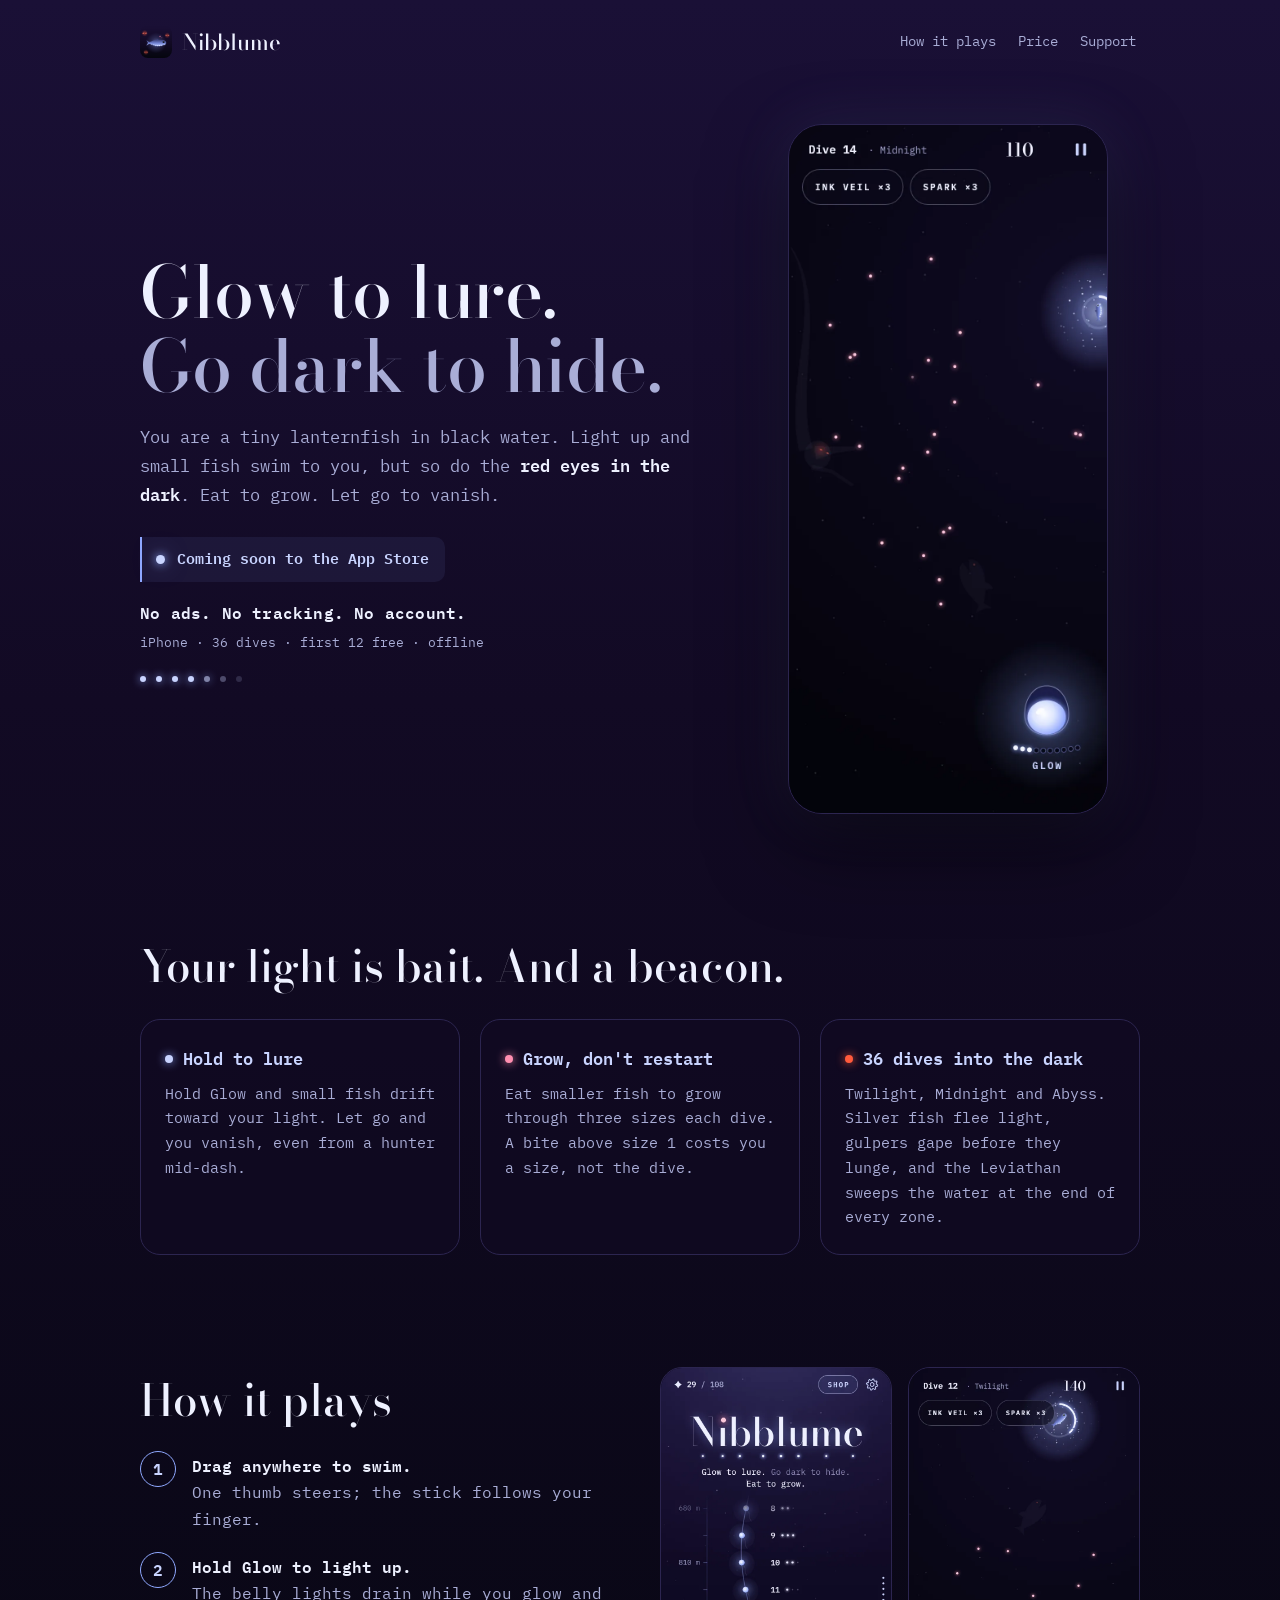
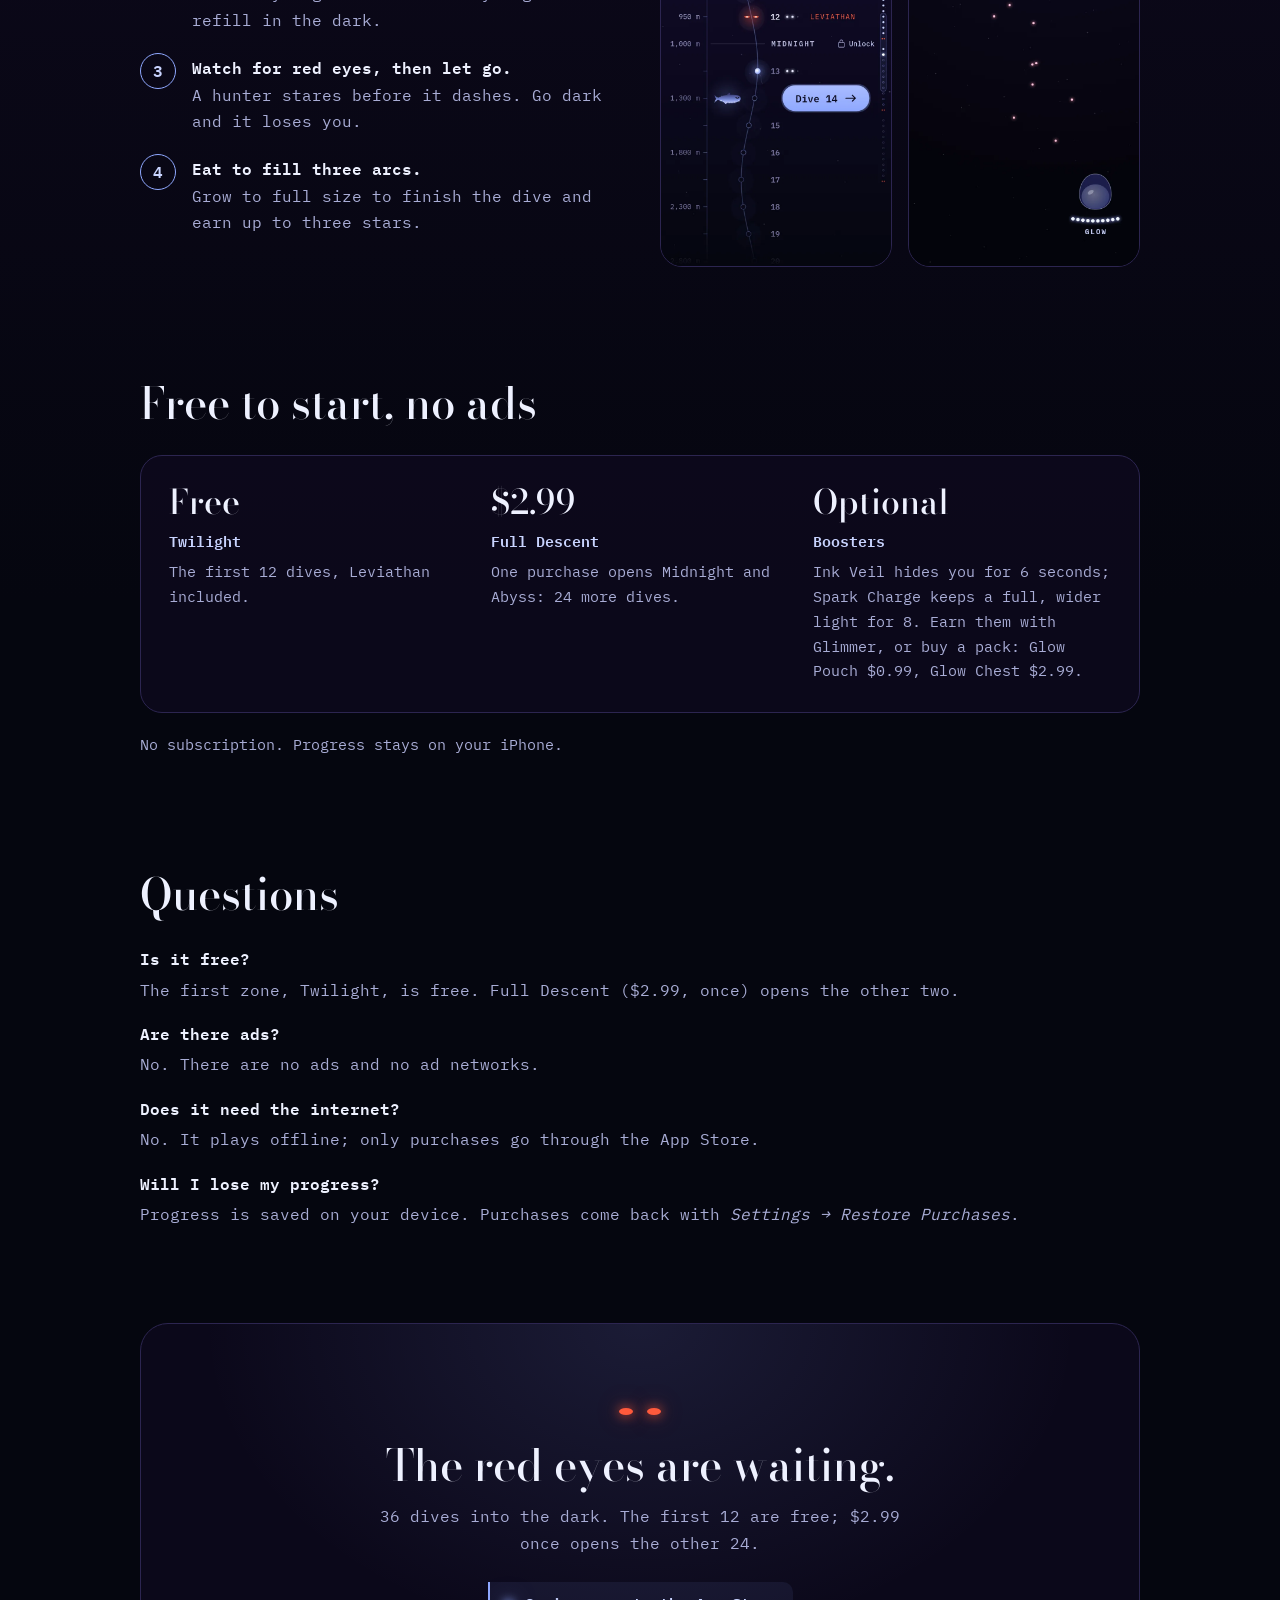
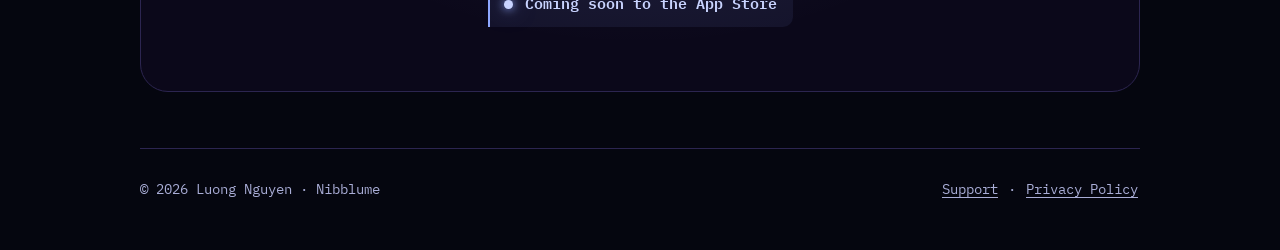
<file: index.html>
<!doctype html>
<html lang="en">
<head>
<meta charset="utf-8">
<meta name="viewport" content="width=device-width, initial-scale=1">
<title>Nibblume: Glow to Lure, Go Dark to Hide (iPhone)</title>
<meta name="description" content="An iPhone game: you are a tiny lanternfish in black water. Hold Glow to lure small fish, let go to hide from red eyes. 12 dives free, no ads, plays offline.">
<meta name="robots" content="index, follow, max-image-preview:large">
<meta name="author" content="Luong Nguyen">
<link rel="canonical" href="https://nguyenvanlamm.github.io/nibblume-site/">
<link rel="alternate" type="text/markdown" href="index.html.md" title="Nibblume (Markdown)">
<link rel="describedby" href="llms.txt" type="text/plain">
<link rel="icon" href="assets/img/favicon.svg" type="image/svg+xml">
<link rel="apple-touch-icon" href="assets/img/apple-touch-icon.png">
<meta name="theme-color" content="#1A1036">
<meta property="og:type" content="website">
<meta property="og:site_name" content="Nibblume">
<meta property="og:locale" content="en_US">
<meta property="og:title" content="Nibblume: glow to lure, go dark to hide">
<meta property="og:description" content="A tiny lanternfish in black water. Light up and small fish swim to you, but so do the red eyes in the dark.">
<meta property="og:url" content="https://nguyenvanlamm.github.io/nibblume-site/">
<meta property="og:image" content="https://nguyenvanlamm.github.io/nibblume-site/assets/img/share-card.jpg">
<meta property="og:image:width" content="1200">
<meta property="og:image:height" content="630">
<meta property="og:image:alt" content="Nibblume: Glow to lure. Go dark to hide. A glowing blue lanternfish in black water, watched by three pairs of red eyes.">
<meta name="twitter:card" content="summary_large_image">
<meta name="twitter:title" content="Nibblume: glow to lure, go dark to hide">
<meta name="twitter:description" content="A tiny lanternfish in black water. Light up and small fish swim to you, but so do the red eyes in the dark. iPhone, no ads.">
<meta name="twitter:image" content="https://nguyenvanlamm.github.io/nibblume-site/assets/img/share-card.jpg">
<meta name="twitter:image:alt" content="Nibblume: Glow to lure. Go dark to hide. A glowing blue lanternfish in black water, watched by three pairs of red eyes.">
<link rel="stylesheet" href="assets/site.css">
<script type="application/ld+json">
{
  "@context": "https://schema.org",
  "@graph": [
    {
      "@type": "WebSite",
      "@id": "https://nguyenvanlamm.github.io/nibblume-site/#website",
      "name": "Nibblume",
      "url": "https://nguyenvanlamm.github.io/nibblume-site/",
      "inLanguage": "en",
      "publisher": { "@id": "https://nguyenvanlamm.github.io/nibblume-site/#author" }
    },
    {
      "@type": "Person",
      "@id": "https://nguyenvanlamm.github.io/nibblume-site/#author",
      "name": "Luong Nguyen"
    },
    {
      "@type": ["VideoGame", "MobileApplication"],
      "@id": "https://nguyenvanlamm.github.io/nibblume-site/#game",
      "name": "Nibblume",
      "alternativeHeadline": "Glow to lure. Go dark to hide.",
      "description": "An iPhone game played in black water: you are a tiny lanternfish. Hold Glow and small fish swim to your light, but hunters with red eyes see it too; let go to vanish. Eat smaller fish to grow through three sizes on each of 36 dives across three zones: Twilight, Midnight and Abyss. The first 12 dives are free, there are no ads, and it plays offline.",
      "url": "https://nguyenvanlamm.github.io/nibblume-site/",
      "image": "https://nguyenvanlamm.github.io/nibblume-site/assets/img/share-card.jpg",
      "screenshot": [
        "https://nguyenvanlamm.github.io/nibblume-site/assets/img/dive14-glow.webp",
        "https://nguyenvanlamm.github.io/nibblume-site/assets/img/home-14.webp",
        "https://nguyenvanlamm.github.io/nibblume-site/assets/img/dive12-leviathan.webp"
      ],
      "gamePlatform": "iPhone",
      "operatingSystem": "iOS",
      "applicationCategory": "GameApplication",
      "genre": ["Action", "Casual"],
      "playMode": "SinglePlayer",
      "numberOfPlayers": { "@type": "QuantitativeValue", "value": 1 },
      "inLanguage": "en",
      "isAccessibleForFree": true,
      "offers": {
        "@type": "Offer",
        "price": "0",
        "priceCurrency": "USD",
        "category": "free",
        "description": "Free to play with in-app purchases: Twilight, the first 12 dives, is free; Full Descent is a one-time $2.99 purchase that opens Midnight and Abyss (24 more dives); optional booster packs Glow Pouch ($0.99) and Glow Chest ($2.99). US prices."
      },
      "author": { "@id": "https://nguyenvanlamm.github.io/nibblume-site/#author" },
      "publisher": { "@id": "https://nguyenvanlamm.github.io/nibblume-site/#author" }
    },
    {
      "@type": "FAQPage",
      "@id": "https://nguyenvanlamm.github.io/nibblume-site/#faq",
      "isPartOf": { "@id": "https://nguyenvanlamm.github.io/nibblume-site/#website" },
      "about": { "@id": "https://nguyenvanlamm.github.io/nibblume-site/#game" },
      "mainEntity": [
        { "@type": "Question", "name": "Is it free?", "acceptedAnswer": { "@type": "Answer", "text": "The first zone, Twilight, is free. Full Descent ($2.99, once) opens the other two." } },
        { "@type": "Question", "name": "Are there ads?", "acceptedAnswer": { "@type": "Answer", "text": "No. There are no ads and no ad networks." } },
        { "@type": "Question", "name": "Does it need the internet?", "acceptedAnswer": { "@type": "Answer", "text": "No. It plays offline; only purchases go through the App Store." } },
        { "@type": "Question", "name": "Will I lose my progress?", "acceptedAnswer": { "@type": "Answer", "text": "Progress is saved on your device. Purchases come back with Settings → Restore Purchases." } }
      ]
    }
  ]
}
</script>
</head>
<body>
<a class="skip" href="#main">Skip to content</a>
<div class="wrap">
  <header class="top">
    <a class="brand" href="./"><img src="assets/img/apple-touch-icon.png" alt="" width="32" height="32">Nibblume</a>
    <nav aria-label="Site"><a href="#how">How it plays</a><a href="#price">Price</a><a href="support.html">Support</a></nav>
  </header>

  <main id="main">
    <div class="hero">
      <div>
        <h1>Glow to lure.<br><span class="dark">Go dark to hide.</span></h1>
        <p class="lede">You are a tiny lanternfish in black water. Light up and small fish swim to you, but so do the
          <strong>red eyes in the dark</strong>. Eat to grow. Let go to vanish.</p>
        <p class="status"><span class="pulse" aria-hidden="true"></span>Coming soon to the App Store</p>
        <p class="promise">No ads. No tracking. No account.</p>
        <p class="note">iPhone · 36 dives · first 12 free · offline</p>
        <ul class="belly" aria-hidden="true"><li></li><li></li><li></li><li></li><li></li><li></li><li></li></ul>
      </div>
      <img class="phone" src="assets/img/dive14-glow.webp" width="390" height="844"
        alt="A dive at night: the glowing lanternfish lights a circle of water while pink prey lights drift nearby and the Glow button waits at the bottom right.">
    </div>

    <section aria-labelledby="why">
      <h2 id="why">Your light is bait. And a beacon.</h2>
      <div class="features">
        <div class="card">
          <h3><span class="dot peri" aria-hidden="true"></span>Hold to lure</h3>
          <p>Hold Glow and small fish drift toward your light. Let go and you vanish, even from a hunter mid-dash.</p>
        </div>
        <div class="card">
          <h3><span class="dot coral" aria-hidden="true"></span>Grow, don't restart</h3>
          <p>Eat smaller fish to grow through three sizes each dive. A bite above size 1 costs you a size, not the dive.</p>
        </div>
        <div class="card">
          <h3><span class="dot ember" aria-hidden="true"></span>36 dives into the dark</h3>
          <p>Twilight, Midnight and Abyss. Silver fish flee light, gulpers gape before they lunge, and the Leviathan
            sweeps the water at the end of every zone.</p>
        </div>
      </div>
    </section>

    <section id="how" aria-labelledby="how-h">
      <div class="plays">
        <div>
          <h2 id="how-h">How it plays</h2>
          <ol class="steps">
            <li><strong>Drag anywhere to swim.</strong>One thumb steers; the stick follows your finger.</li>
            <li><strong>Hold Glow to light up.</strong>The belly lights drain while you glow and refill in the dark.</li>
            <li><strong>Watch for red eyes, then let go.</strong>A hunter stares before it dashes. Go dark and it loses you.</li>
            <li><strong>Eat to fill three arcs.</strong>Grow to full size to finish the dive and earn up to three stars.</li>
          </ol>
        </div>
        <div class="shots">
          <img src="assets/img/home-14.webp" width="390" height="844" loading="lazy"
            alt="The home screen: a descent of 36 lights from Twilight into Midnight, with the next dive button.">
          <img src="assets/img/dive12-leviathan.webp" width="390" height="844" loading="lazy"
            alt="The last dive of Twilight: the lanternfish near the surface while prey lights scatter in the dark below.">
        </div>
      </div>
    </section>

    <section id="price" aria-labelledby="price-h">
      <h2 id="price-h">Free to start, no ads</h2>
      <div class="price">
        <div><div class="amt">Free</div><h3>Twilight</h3><p>The first 12 dives, Leviathan included.</p></div>
        <div><div class="amt">$2.99</div><h3>Full Descent</h3><p>One purchase opens Midnight and Abyss: 24 more dives.</p></div>
        <div><div class="amt">Optional</div><h3>Boosters</h3><p>Ink Veil hides you for 6 seconds; Spark Charge keeps a full, wider light for 8. Earn them with Glimmer, or buy a pack: Glow Pouch $0.99, Glow Chest $2.99.</p></div>
      </div>
      <p class="honest">No subscription. Progress stays on your iPhone.</p>
    </section>

    <section aria-labelledby="faq-h">
      <h2 id="faq-h">Questions</h2>
      <dl class="faq">
        <dt>Is it free?</dt>
        <dd>The first zone, Twilight, is free. Full Descent ($2.99, once) opens the other two.</dd>
        <dt>Are there ads?</dt>
        <dd>No. There are no ads and no ad networks.</dd>
        <dt>Does it need the internet?</dt>
        <dd>No. It plays offline; only purchases go through the App Store.</dd>
        <dt>Will I lose my progress?</dt>
        <dd>Progress is saved on your device. Purchases come back with <em>Settings → Restore Purchases</em>.</dd>
      </dl>
    </section>

    <section class="closing" aria-labelledby="closing-h">
      <span class="eyes" aria-hidden="true"><i></i><i></i></span>
      <h2 id="closing-h">The red eyes are waiting.</h2>
      <p>36 dives into the dark. The first 12 are free; $2.99 once opens the other 24.</p>
      <p class="status"><span class="pulse" aria-hidden="true"></span>Coming soon to the App Store</p>
    </section>
  </main>

  <footer>
    <span>© 2026 Luong Nguyen · Nibblume</span>
    <span><a href="support.html">Support</a> · <a href="privacy.html">Privacy Policy</a></span>
  </footer>
</div>
</body>
</html>
</file>
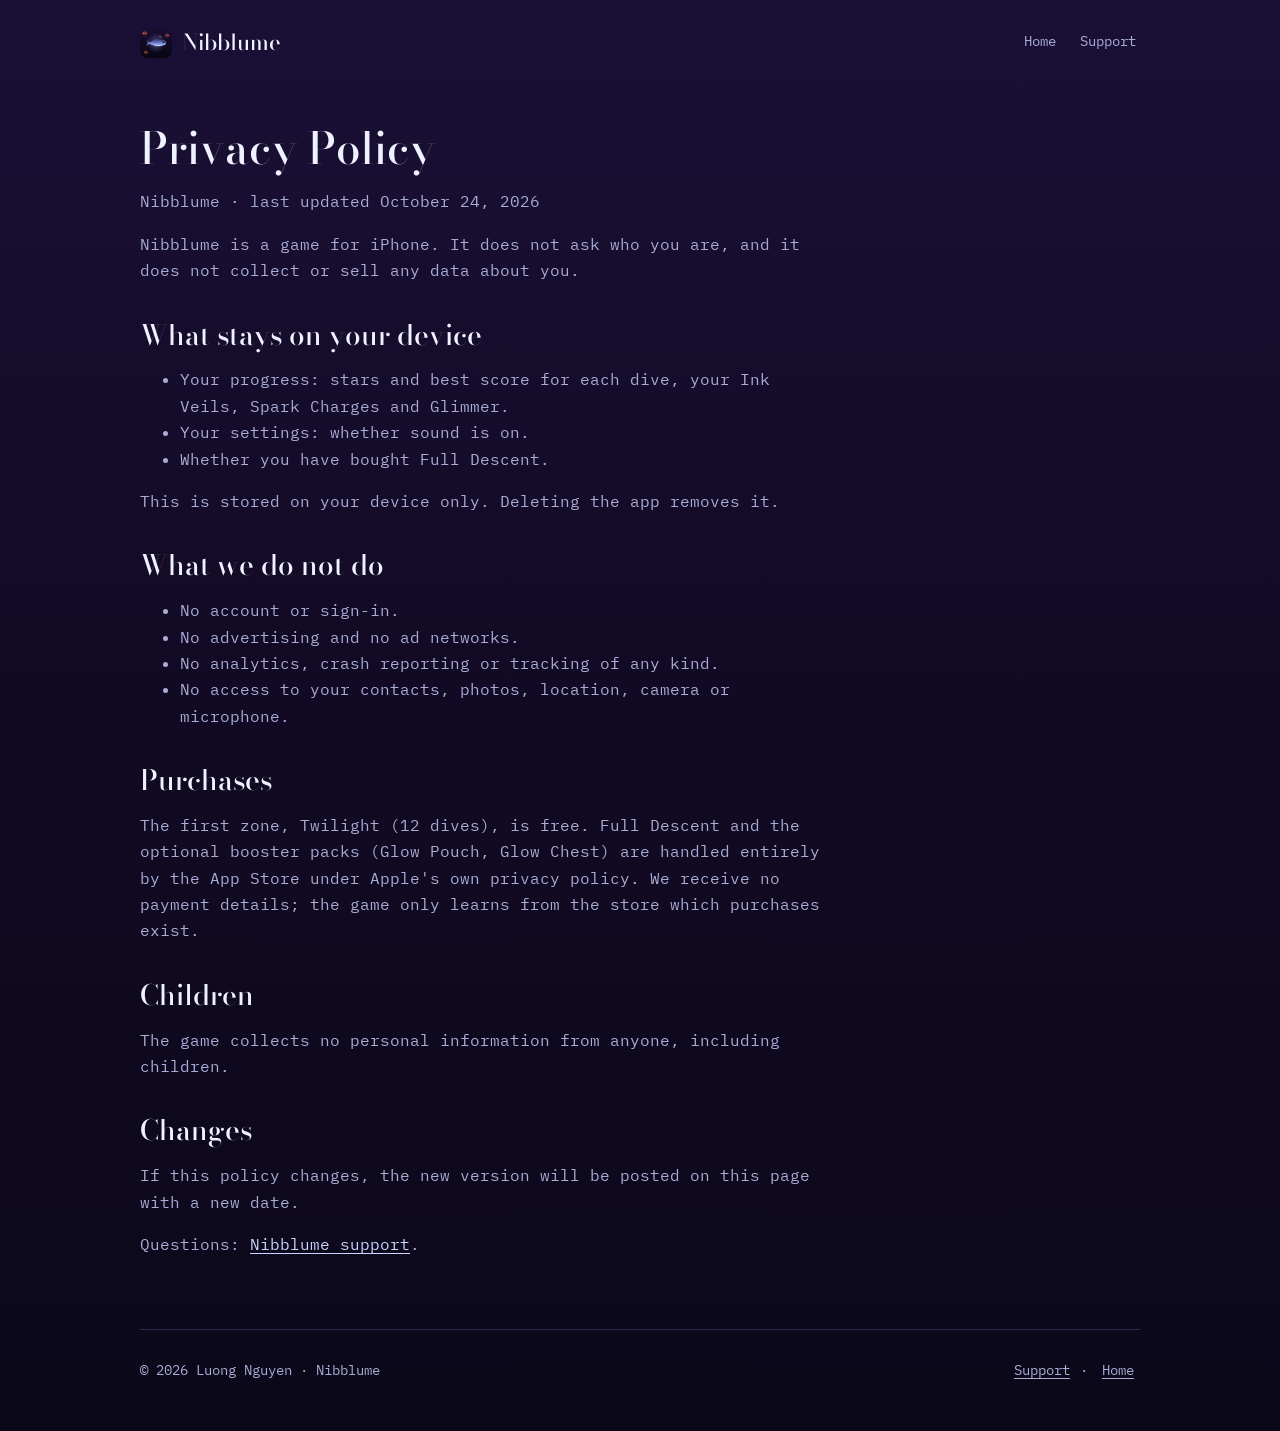
<file: privacy.html>
<!doctype html>
<html lang="en">
<head>
<meta charset="utf-8">
<meta name="viewport" content="width=device-width, initial-scale=1">
<title>Nibblume Privacy Policy</title>
<meta name="description" content="Nibblume privacy policy: what the game stores on your device, what it never collects, and how purchases work.">
<meta name="robots" content="index, follow, max-image-preview:large">
<meta name="author" content="Luong Nguyen">
<link rel="canonical" href="https://nguyenvanlamm.github.io/nibblume-site/privacy.html">
<link rel="alternate" type="text/markdown" href="privacy.html.md" title="Privacy Policy (Markdown)">
<link rel="describedby" href="llms.txt" type="text/plain">
<link rel="icon" href="assets/img/favicon.svg" type="image/svg+xml">
<link rel="apple-touch-icon" href="assets/img/apple-touch-icon.png">
<meta name="theme-color" content="#1A1036">
<meta property="og:type" content="website">
<meta property="og:site_name" content="Nibblume">
<meta property="og:locale" content="en_US">
<meta property="og:title" content="Nibblume Privacy Policy">
<meta property="og:description" content="Nibblume collects no data. Progress stays on your device; purchases go through the App Store.">
<meta property="og:url" content="https://nguyenvanlamm.github.io/nibblume-site/privacy.html">
<meta property="og:image" content="https://nguyenvanlamm.github.io/nibblume-site/assets/img/share-card.jpg">
<meta property="og:image:width" content="1200">
<meta property="og:image:height" content="630">
<meta property="og:image:alt" content="Nibblume: Glow to lure. Go dark to hide. A glowing blue lanternfish in black water, watched by three pairs of red eyes.">
<meta name="twitter:card" content="summary_large_image">
<meta name="twitter:title" content="Nibblume Privacy Policy">
<meta name="twitter:description" content="Nibblume collects no data. Progress stays on your device; purchases go through the App Store.">
<meta name="twitter:image" content="https://nguyenvanlamm.github.io/nibblume-site/assets/img/share-card.jpg">
<meta name="twitter:image:alt" content="Nibblume: Glow to lure. Go dark to hide. A glowing blue lanternfish in black water, watched by three pairs of red eyes.">
<link rel="stylesheet" href="assets/site.css">
<script type="application/ld+json">
{
  "@context": "https://schema.org",
  "@type": "WebPage",
  "@id": "https://nguyenvanlamm.github.io/nibblume-site/privacy.html#page",
  "url": "https://nguyenvanlamm.github.io/nibblume-site/privacy.html",
  "name": "Nibblume Privacy Policy",
  "description": "What Nibblume stores on your device, what it never collects, and how purchases work.",
  "inLanguage": "en",
  "dateModified": "2026-10-24",
  "isPartOf": { "@id": "https://nguyenvanlamm.github.io/nibblume-site/#website" },
  "about": { "@id": "https://nguyenvanlamm.github.io/nibblume-site/#game" }
}
</script>
</head>
<body>
<a class="skip" href="#main">Skip to content</a>
<div class="wrap">
  <header class="top">
    <a class="brand" href="./"><img src="assets/img/apple-touch-icon.png" alt="" width="32" height="32">Nibblume</a>
    <nav aria-label="Site"><a href="./">Home</a><a href="support.html">Support</a></nav>
  </header>
  <main id="main" class="doc">
    <h1>Privacy Policy</h1>
    <p>Nibblume · last updated October 24, 2026</p>

    <p>Nibblume is a game for iPhone. It does not ask who you are, and it does not collect or sell any data about you.</p>

    <h2>What stays on your device</h2>
    <ul>
      <li>Your progress: stars and best score for each dive, your Ink Veils, Spark Charges and Glimmer.</li>
      <li>Your settings: whether sound is on.</li>
      <li>Whether you have bought Full Descent.</li>
    </ul>
    <p>This is stored on your device only. Deleting the app removes it.</p>

    <h2>What we do not do</h2>
    <ul>
      <li>No account or sign-in.</li>
      <li>No advertising and no ad networks.</li>
      <li>No analytics, crash reporting or tracking of any kind.</li>
      <li>No access to your contacts, photos, location, camera or microphone.</li>
    </ul>

    <h2>Purchases</h2>
    <p>The first zone, Twilight (12 dives), is free. Full Descent and the optional booster packs (Glow Pouch, Glow
      Chest) are handled entirely by the App Store under Apple's own privacy policy. We receive no payment details;
      the game only learns from the store which purchases exist.</p>

    <h2>Children</h2>
    <p>The game collects no personal information from anyone, including children.</p>

    <h2>Changes</h2>
    <p>If this policy changes, the new version will be posted on this page with a new date.</p>

    <p>Questions: <a href="support.html">Nibblume support</a>.</p>
  </main>
  <footer>
    <span>© 2026 Luong Nguyen · Nibblume</span>
    <span><a href="support.html">Support</a> · <a href="./">Home</a></span>
  </footer>
</div>
</body>
</html>
</file>
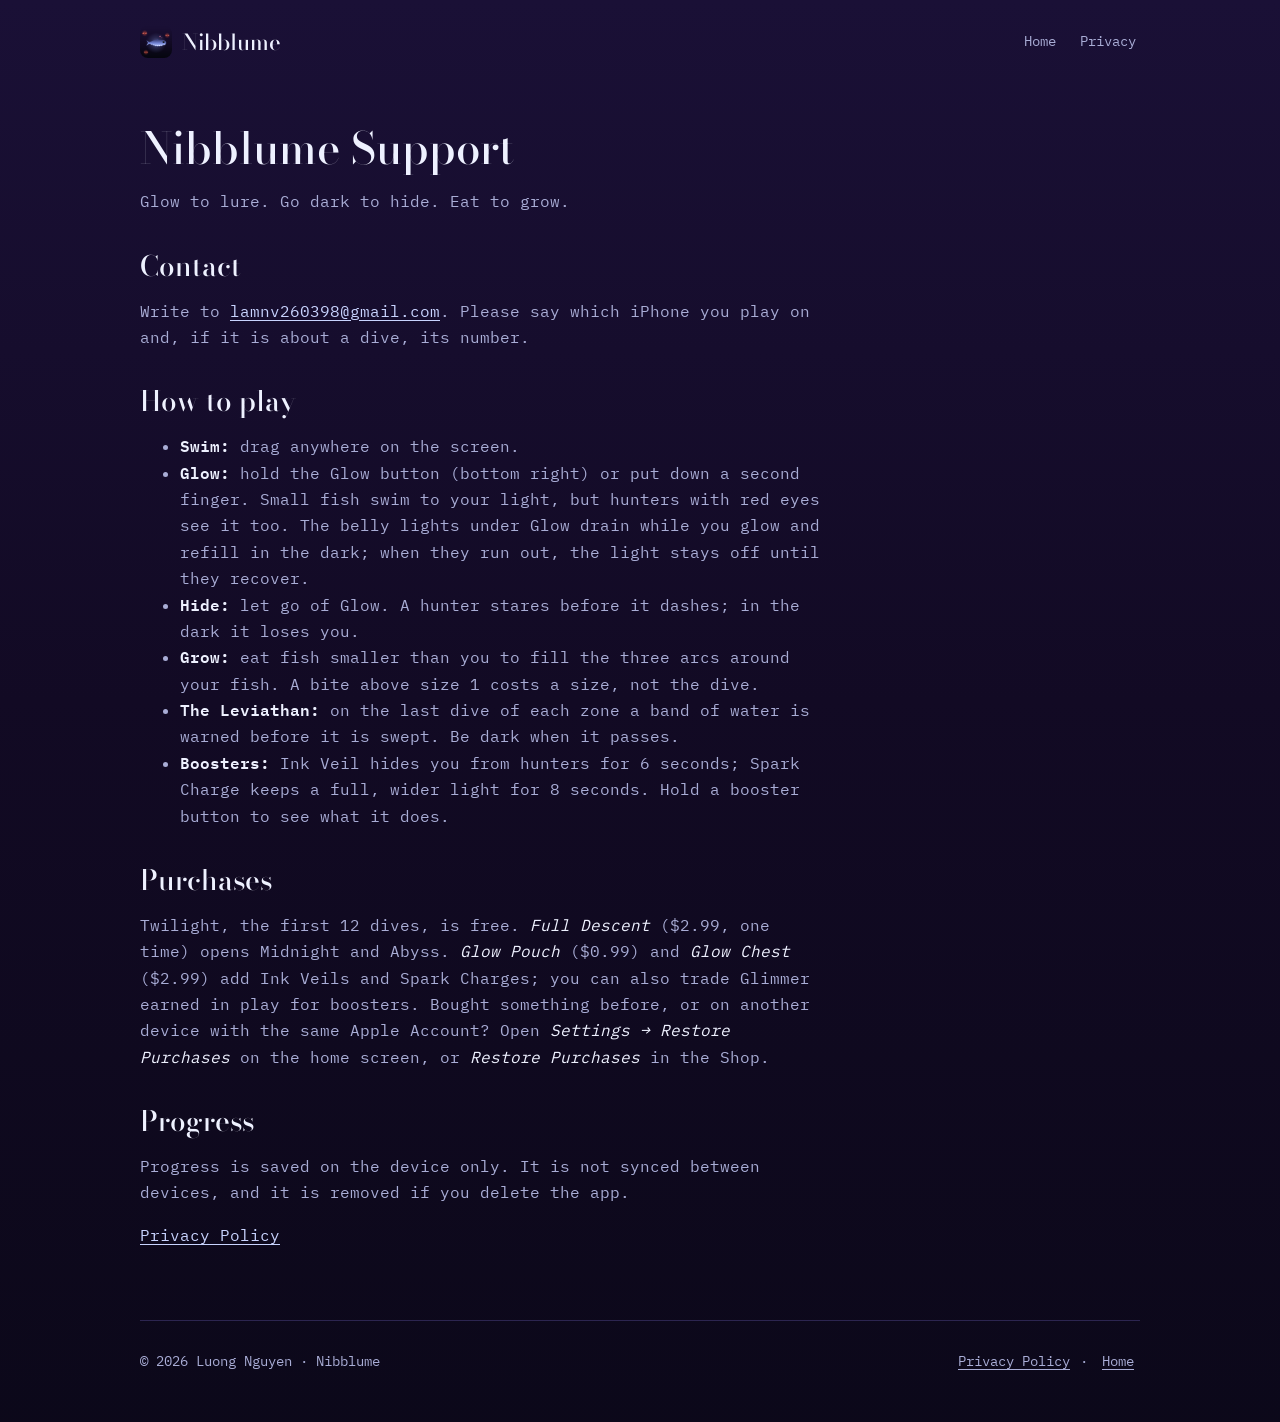
<file: support.html>
<!doctype html>
<html lang="en">
<head>
<meta charset="utf-8">
<meta name="viewport" content="width=device-width, initial-scale=1">
<title>Nibblume Support</title>
<meta name="description" content="Help with Nibblume: contact, how to play, purchases and restoring them, and your progress.">
<meta name="robots" content="index, follow, max-image-preview:large">
<meta name="author" content="Luong Nguyen">
<link rel="canonical" href="https://nguyenvanlamm.github.io/nibblume-site/support.html">
<link rel="alternate" type="text/markdown" href="support.html.md" title="Nibblume Support (Markdown)">
<link rel="describedby" href="llms.txt" type="text/plain">
<link rel="icon" href="assets/img/favicon.svg" type="image/svg+xml">
<link rel="apple-touch-icon" href="assets/img/apple-touch-icon.png">
<meta name="theme-color" content="#1A1036">
<meta property="og:type" content="website">
<meta property="og:site_name" content="Nibblume">
<meta property="og:locale" content="en_US">
<meta property="og:title" content="Nibblume Support">
<meta property="og:description" content="Help with Nibblume: contact, how to play, purchases and restoring them, and your progress.">
<meta property="og:url" content="https://nguyenvanlamm.github.io/nibblume-site/support.html">
<meta property="og:image" content="https://nguyenvanlamm.github.io/nibblume-site/assets/img/share-card.jpg">
<meta property="og:image:width" content="1200">
<meta property="og:image:height" content="630">
<meta property="og:image:alt" content="Nibblume: Glow to lure. Go dark to hide. A glowing blue lanternfish in black water, watched by three pairs of red eyes.">
<meta name="twitter:card" content="summary_large_image">
<meta name="twitter:title" content="Nibblume Support">
<meta name="twitter:description" content="Help with Nibblume: contact, how to play, purchases and restoring them, and your progress.">
<meta name="twitter:image" content="https://nguyenvanlamm.github.io/nibblume-site/assets/img/share-card.jpg">
<meta name="twitter:image:alt" content="Nibblume: Glow to lure. Go dark to hide. A glowing blue lanternfish in black water, watched by three pairs of red eyes.">
<link rel="stylesheet" href="assets/site.css">
<script type="application/ld+json">
{
  "@context": "https://schema.org",
  "@type": "WebPage",
  "@id": "https://nguyenvanlamm.github.io/nibblume-site/support.html#page",
  "url": "https://nguyenvanlamm.github.io/nibblume-site/support.html",
  "name": "Nibblume Support",
  "description": "Contact, how to play, purchases and restoring them, and progress in Nibblume.",
  "inLanguage": "en",
  "dateModified": "2026-10-24",
  "isPartOf": { "@id": "https://nguyenvanlamm.github.io/nibblume-site/#website" },
  "about": { "@id": "https://nguyenvanlamm.github.io/nibblume-site/#game" }
}
</script>
</head>
<body>
<a class="skip" href="#main">Skip to content</a>
<div class="wrap">
  <header class="top">
    <a class="brand" href="./"><img src="assets/img/apple-touch-icon.png" alt="" width="32" height="32">Nibblume</a>
    <nav aria-label="Site"><a href="./">Home</a><a href="privacy.html">Privacy</a></nav>
  </header>
  <main id="main" class="doc">
    <h1>Nibblume Support</h1>
    <p>Glow to lure. Go dark to hide. Eat to grow.</p>

    <h2>Contact</h2>
    <p>Write to <a href="mailto:lamnv260398@gmail.com">lamnv260398@gmail.com</a>. Please say which iPhone you play on
      and, if it is about a dive, its number.</p>

    <h2>How to play</h2>
    <ul>
      <li><strong>Swim:</strong> drag anywhere on the screen.</li>
      <li><strong>Glow:</strong> hold the Glow button (bottom right) or put down a second finger. Small fish swim to
        your light, but hunters with red eyes see it too. The belly lights under Glow drain while you glow and refill
        in the dark; when they run out, the light stays off until they recover.</li>
      <li><strong>Hide:</strong> let go of Glow. A hunter stares before it dashes; in the dark it loses you.</li>
      <li><strong>Grow:</strong> eat fish smaller than you to fill the three arcs around your fish. A bite above size 1
        costs a size, not the dive.</li>
      <li><strong>The Leviathan:</strong> on the last dive of each zone a band of water is warned before it is swept.
        Be dark when it passes.</li>
      <li><strong>Boosters:</strong> Ink Veil hides you from hunters for 6 seconds; Spark Charge keeps a full, wider
        light for 8 seconds. Hold a booster button to see what it does.</li>
    </ul>

    <h2>Purchases</h2>
    <p>Twilight, the first 12 dives, is free. <em>Full Descent</em> ($2.99, one time) opens Midnight and Abyss.
      <em>Glow Pouch</em> ($0.99) and <em>Glow Chest</em> ($2.99) add Ink Veils and Spark Charges; you can also trade
      Glimmer earned in play for boosters. Bought something before, or on another device with the same Apple Account?
      Open <em>Settings → Restore Purchases</em> on the home screen, or <em>Restore Purchases</em> in the Shop.</p>

    <h2>Progress</h2>
    <p>Progress is saved on the device only. It is not synced between devices, and it is removed if you delete the app.</p>

    <p><a href="privacy.html">Privacy Policy</a></p>
  </main>
  <footer>
    <span>© 2026 Luong Nguyen · Nibblume</span>
    <span><a href="privacy.html">Privacy Policy</a> · <a href="./">Home</a></span>
  </footer>
</div>
</body>
</html>
</file>
<file: assets/site.css>
/* Nibblume site. Direction C v2: ink-violet water, periwinkle light for the fish and actions, coral for prey,
   ember for eyes. No amber, teal or lime. */
@font-face { font-family: "Bodoni Moda"; font-weight: 500; font-display: swap;
  src: url("fonts/bodoni_display_500.ttf") format("truetype"); }
@font-face { font-family: "IBM Plex Mono"; font-weight: 400; font-display: swap;
  src: url("fonts/plex_mono_400.ttf") format("truetype"); }
@font-face { font-family: "IBM Plex Mono"; font-weight: 600; font-display: swap;
  src: url("fonts/plex_mono_600.ttf") format("truetype"); }

:root {
  --ink0: #05060F; --ink1: #120A24; --ink2: #1A1036; --rim: #2C2550;
  --text: #EEF1FF; --muted: #A9ADD6; --peri: #8FA8FF; --peri-l: #C9D4FF; --coral: #FF8FB1; --ember: #FF5A3C;
  --serif: "Bodoni Moda", "Didot", Georgia, serif;
  --mono: "IBM Plex Mono", ui-monospace, "SF Mono", Menlo, monospace;
  color-scheme: dark;
}
* { box-sizing: border-box; }
html { -webkit-text-size-adjust: 100%; }
body {
  margin: 0; color: var(--text); background-color: var(--ink0);
  /* Deeper the further you scroll. */
  background-image: linear-gradient(180deg, var(--ink2) 0, var(--ink1) 700px, var(--ink0) 2200px);
  background-repeat: no-repeat;
  font: 400 16px/1.65 var(--mono);
  overflow-x: hidden;
}
img { max-width: 100%; height: auto; display: block; }
a { color: var(--peri-l); text-underline-offset: 3px; }
a:focus-visible { outline: 2px solid var(--peri); outline-offset: 3px; border-radius: 4px; }
.wrap { max-width: 1040px; margin: 0 auto; padding: 0 20px; }
.skip { position: absolute; left: -9999px; }
.skip:focus { left: 16px; top: 16px; background: var(--peri); color: var(--ink0); padding: 8px 12px; z-index: 2; }

header.top { display: flex; align-items: center; justify-content: space-between; padding: 20px 0; }
.brand { display: flex; align-items: center; gap: 10px; min-height: 44px; color: var(--text); text-decoration: none;
  font: 500 22px/1 var(--serif); }
.brand img { width: 32px; height: 32px; border-radius: 8px; }
/* 44 px hit areas for thumbs; the visible text stays small. */
nav a { display: inline-flex; align-items: center; justify-content: center; min-height: 44px; min-width: 44px; padding: 0 4px; margin-left: 14px;
  font-size: 14px; color: var(--muted); text-decoration: none; white-space: nowrap; }
nav a:hover { color: var(--peri-l); }

.hero { display: grid; grid-template-columns: 1.2fr .8fr; gap: 40px; align-items: center; padding: 40px 0 72px; }
/* Each sentence of the headline gets its own line on desktop; balance avoids a one-word orphan. */
.hero h1 { font: 500 clamp(44px, 6.4vw, 72px)/1.02 var(--serif); margin: 0 0 20px; letter-spacing: -.5px;
  text-wrap: balance; }
.hero h1 .dark { color: var(--muted); }
.lede { font-size: 17px; color: var(--muted); max-width: 34em; margin: 0 0 28px; }
.lede strong { color: var(--text); font-weight: 600; }
/* Launch state, not a button: no fill, no pill, a breathing periwinkle light like the fish's.
   Periwinkle stays the action colour; nothing on the page pretends to be tappable. */
.status { display: inline-flex; align-items: center; gap: 12px; margin: 0; padding: 10px 16px 10px 14px;
  border-left: 2px solid var(--peri); border-radius: 0 10px 10px 0; background: rgba(143, 168, 255, .08);
  color: var(--peri-l); font-weight: 600; font-size: 15px; cursor: default; }
.pulse { flex: none; width: 9px; height: 9px; border-radius: 50%; background: var(--peri-l);
  box-shadow: 0 0 10px var(--peri), 0 0 22px rgba(143, 168, 255, .5); animation: breathe 2.8s ease-in-out infinite; }
@keyframes breathe { 50% { opacity: .35; box-shadow: 0 0 4px var(--peri); } }
@media (prefers-reduced-motion: reduce) { .pulse { animation: none; } }
.promise { margin: 18px 0 0; font-weight: 600; color: var(--text); letter-spacing: .2px; }
.note { margin: 6px 0 0; font-size: 13px; color: var(--muted); }
/* Belly lights draining left to right: reads as the game's glow meter, not a carousel pager. */
.belly { display: flex; gap: 10px; margin: 22px 0 0; padding: 0; list-style: none; }
.belly li { width: 6px; height: 6px; border-radius: 50%; background: var(--peri-l); box-shadow: 0 0 8px var(--peri); }
.belly li:nth-child(5) { opacity: .6; }
.belly li:nth-child(6) { opacity: .32; box-shadow: none; }
.belly li:nth-child(7) { opacity: .16; box-shadow: none; }
.phone { width: 100%; max-width: 320px; margin: 0 auto; border-radius: 34px; overflow: hidden; border: 1px solid var(--rim);
  box-shadow: 0 30px 80px rgba(0, 0, 0, .55), 0 0 60px rgba(143, 168, 255, .12); }

section { padding: 56px 0; }
h2 { font: 500 clamp(32px, 4.6vw, 44px)/1.1 var(--serif); margin: 0 0 28px; }
.features { display: grid; grid-template-columns: repeat(3, 1fr); gap: 20px; }
.card { border: 1px solid var(--rim); border-radius: 20px; padding: 24px; background: rgba(18, 10, 36, .55); }
.card h3 { margin: 0 0 10px; font-size: 17px; font-weight: 600; color: var(--peri-l); }
.card p { margin: 0; color: var(--muted); font-size: 15px; }
.card .dot { display: inline-block; width: 8px; height: 8px; border-radius: 50%; margin-right: 10px; vertical-align: 2px; }
.dot.peri { background: var(--peri-l); box-shadow: 0 0 10px var(--peri); }
.dot.coral { background: var(--coral); box-shadow: 0 0 10px var(--coral); }
.dot.ember { background: var(--ember); box-shadow: 0 0 10px var(--ember); }

.plays { display: grid; grid-template-columns: 1fr 1fr; gap: 40px; align-items: center; }
.steps { counter-reset: s; list-style: none; margin: 0; padding: 0; }
.steps li { counter-increment: s; position: relative; padding: 0 0 22px 52px; color: var(--muted); }
.steps li::before { content: counter(s); position: absolute; left: 0; top: -2px; width: 34px; height: 34px;
  border-radius: 50%; border: 1px solid var(--peri); color: var(--peri-l); display: grid; place-items: center;
  font-weight: 600; }
.steps strong { display: block; color: var(--text); font-weight: 600; }
.shots { display: grid; grid-template-columns: 1fr 1fr; gap: 16px; }
.shots img { border-radius: 22px; border: 1px solid var(--rim); }

.price { border: 1px solid var(--rim); border-radius: 22px; padding: 28px; display: grid;
  grid-template-columns: repeat(3, 1fr); gap: 24px; background: rgba(18, 10, 36, .55); }
.price h3 { margin: 0 0 6px; font-size: 15px; font-weight: 600; color: var(--peri-l); }
.price p { margin: 0; color: var(--muted); font-size: 15px; }
.price .amt { font: 500 34px/1.1 var(--serif); color: var(--text); margin-bottom: 8px; }
.honest { margin: 20px 0 0; color: var(--muted); font-size: 15px; }

.faq dt { font-weight: 600; margin-top: 18px; }
.faq dd { margin: 4px 0 0; color: var(--muted); }

footer { border-top: 1px solid var(--rim); padding: 16px 0 36px; color: var(--muted); font-size: 14px;
  display: flex; flex-wrap: wrap; align-items: center; gap: 4px 18px; justify-content: space-between; }
footer a { display: inline-block; min-width: 44px; padding: 13px 2px; text-align: center; color: var(--muted); }

/* Closing band: the page ends on the dark and the launch state, not on legal links. */
.closing { margin: 24px 0 56px; padding: 72px 24px 64px; text-align: center; border: 1px solid var(--rim);
  border-radius: 28px; background: radial-gradient(ellipse at 50% 0, rgba(143, 168, 255, .12), transparent 62%),
  rgba(18, 10, 36, .55); }
.closing h2 { margin: 18px 0 14px; text-wrap: balance; }
.closing p { margin: 0 auto 26px; max-width: 34em; color: var(--muted); }
.closing .status { margin: 0; color: var(--peri-l); }
.eyes { display: inline-flex; gap: 14px; }
.eyes i { width: 14px; height: 7px; border-radius: 50%; background: var(--ember);
  box-shadow: 0 0 12px var(--ember), 0 0 26px rgba(255, 90, 60, .45); }

/* Text pages. */
.doc { max-width: 680px; padding: 24px 0 56px; }
.doc h1 { font: 500 44px/1.1 var(--serif); margin: 16px 0 6px; }
.doc h2 { font-size: 28px; margin: 36px 0 8px; }
.doc p, .doc li { color: var(--muted); }
.doc strong, .doc em { color: var(--text); }

@media (max-width: 820px) {
  .hero, .plays { grid-template-columns: 1fr; }
  .features, .price { grid-template-columns: 1fr; }
  .hero { padding-top: 16px; }
  nav a { margin-left: 12px; }
}
@media (max-width: 480px) {
  nav a[href="#how"] { display: none; }
  nav a { margin-left: 6px; }
  .closing { padding: 56px 18px 48px; }
}
</file>
